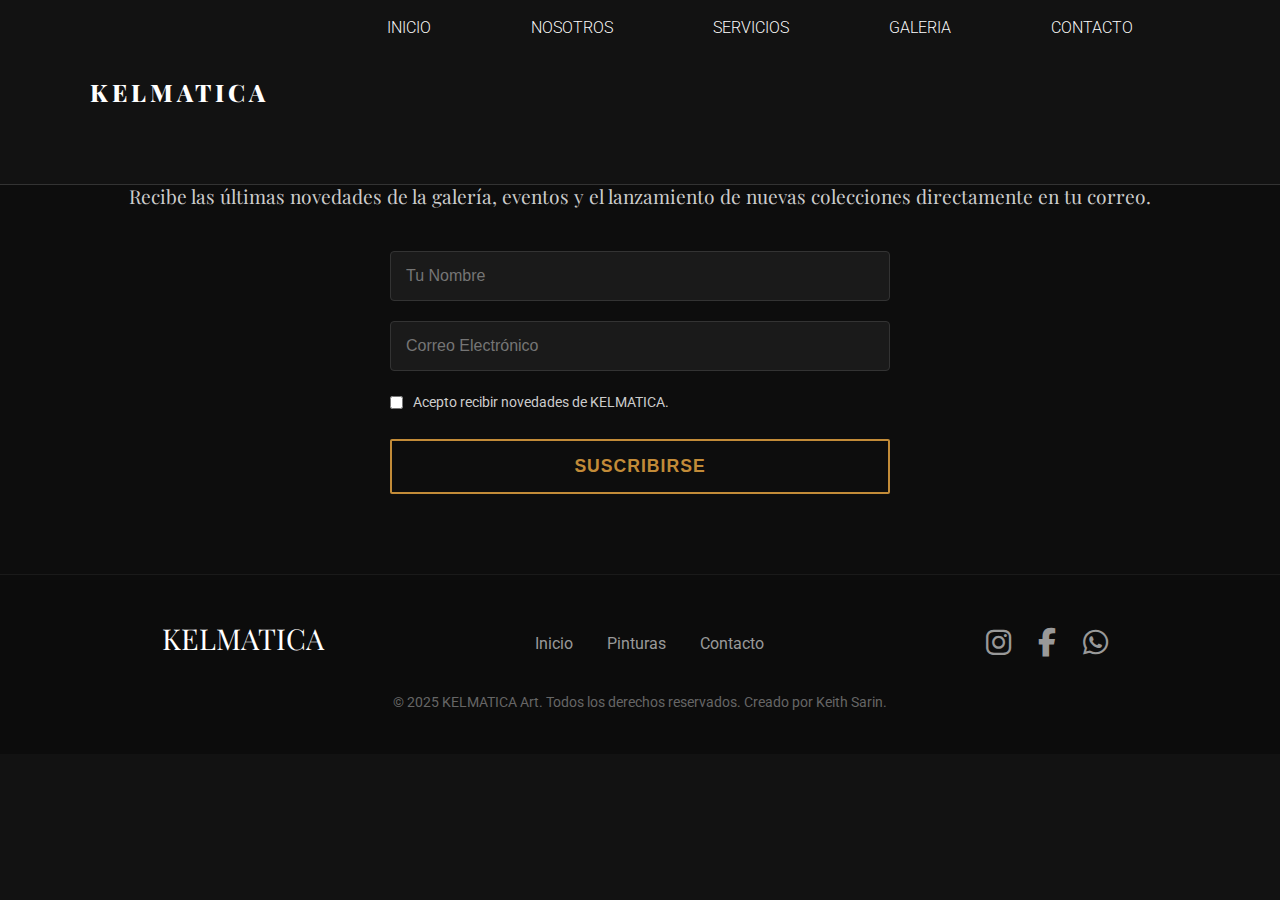
<file: contacto.html>
<!DOCTYPE html>
<html lang="es">
<head>
    <meta charset="UTF-8">
    <meta name="viewport" content="width=device-width, initial-scale=1.0">
    <title>KELMATICA - Contacto</title>
    <link rel="stylesheet" href="css/style.css">
    <link href="https://fonts.googleapis.com/css2?family=Playfair+Display:wght@400;700&family=Roboto:wght@300;400&display=swap" rel="stylesheet">
<link rel="stylesheet" href="https://cdnjs.cloudflare.com/ajax/libs/font-awesome/6.5.1/css/all.min.css">
</head>
<body>

        <header class="main-header">
        <div class="logo">KELMATICA</div>
        <nav>
            <ul> 
                <li><a href="index.html">Inicio</a></li>
                <li><a href="nosotros.html">Nosotros</a></li>
                <li><a href="servicios.html">Servicios</a></li>
                <li><a href="galeria.html">Galeria</a></li>
                <li><a href="contacto.html">Contacto</a></li>
            </ul>
        </nav>
    </header>

    <section id="suscripcion" class="newsletter-section">
        <h2>Únete a la Comunidad KELMATICA</h2>
        <p class="subtitle">Recibe las últimas novedades de la galería, eventos y el lanzamiento de nuevas colecciones directamente en tu correo.</p>
        
        <form class="newsletter-form">
            <div class="input-group">
                <input type="text" placeholder="Tu Nombre" id="nombre-suscripcion" name="nombre-suscripcion" required>
            </div>
            <div class="input-group">
                <input type="email" placeholder="Correo Electrónico" id="email-suscripcion" name="email-suscripcion" required>
            </div>
            <div class="checkbox-group">
                <input type="checkbox" id="acepto-terminos" required>
                <label for="acepto-terminos">Acepto recibir novedades de KELMATICA.</label>
            </div>
            <button type="submit" class="btn-secondary">Suscribirse</button>
        </form>
    </section>
<footer>
        <div class="footer-content">
            <div class="logo">KELMATICA</div>
            
            <div class="footer-links">
                <a href="index.html">Inicio</a>
                <a href="galeria.html">Pinturas</a>
                <a href="contacto.html">Contacto</a>
            </div>
            
            <div class="social-links">
                <a href="https://www.instagram.com/kelma_tica?utm_source=ig_web_button_share_sheet&igsh=ZDNlZDc0MzIxNw==" target="_blank" aria-label="Instagram">
                    <i class="fab fa-instagram"></i>
                </a>
                
                <a href="https://www.facebook.com/#TULINKFACEBOOK#" target="_blank" aria-label="Facebook">
                    <i class="fab fa-facebook-f"></i>
                </a>
                
                <a href="https://wa.me/573117397346" target="_blank" aria-label="WhatsApp">
                    <i class="fab fa-whatsapp"></i>
                </a>
            </div>
        </div>
        <p class="copyright">&copy; 2025 KELMATICA Art. Todos los derechos reservados. Creado por Keith Sarin.</p>
    </footer>
    <script src="js/script.js"></script>
</body>
</html>
</file>
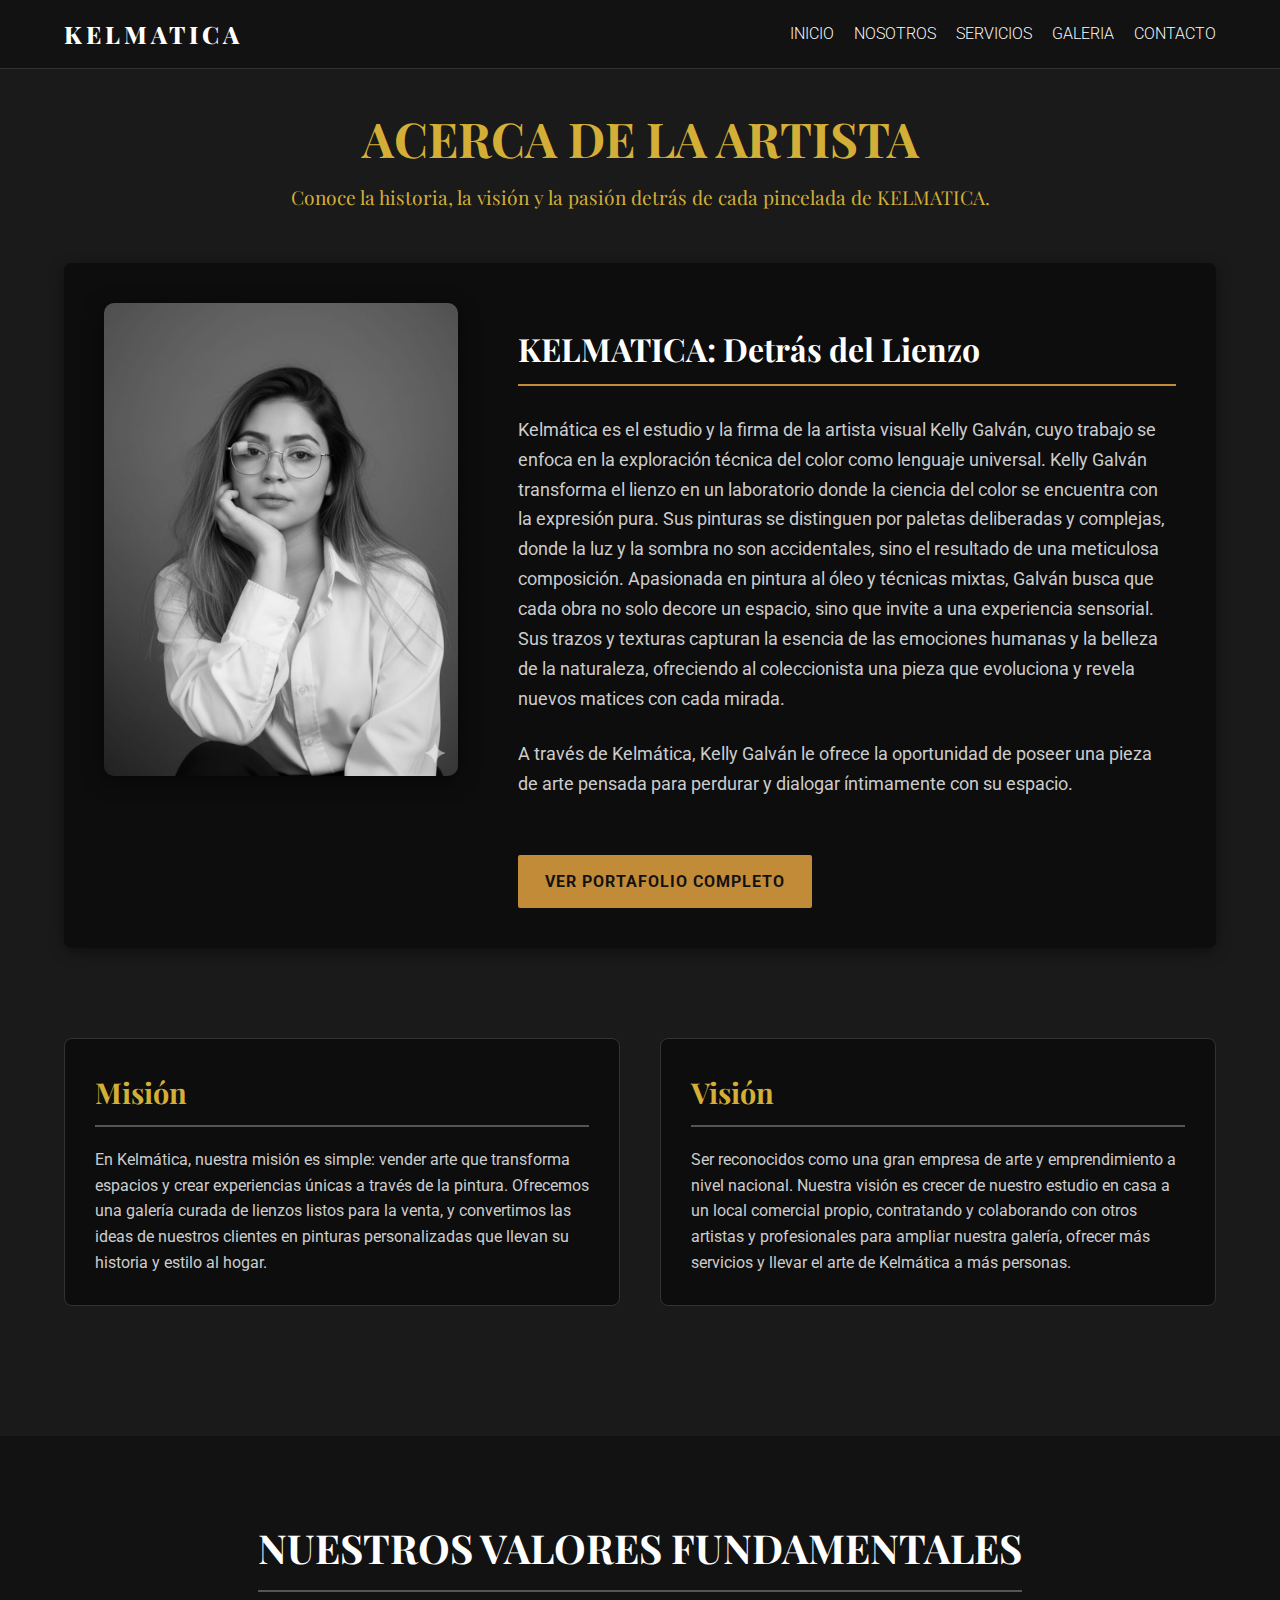
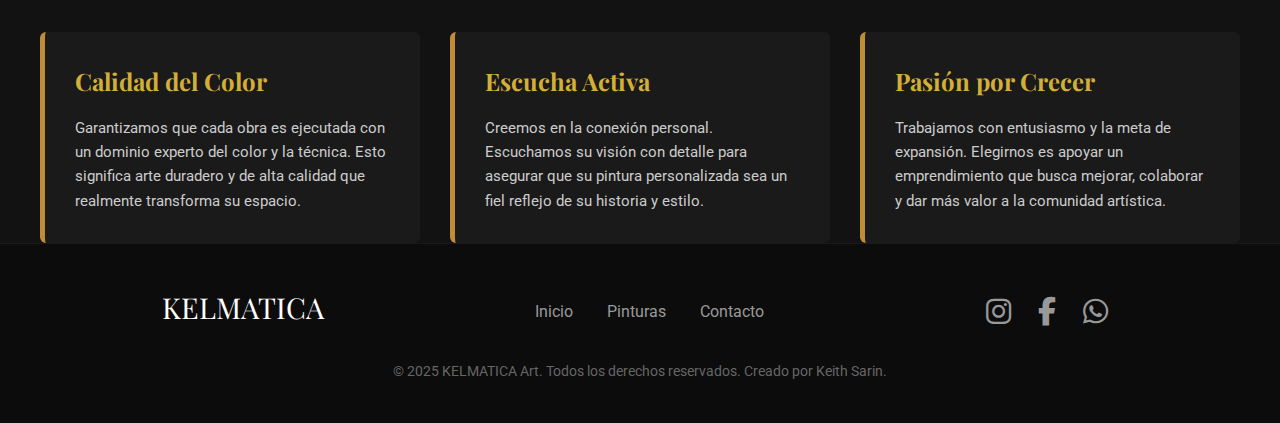
<file: nosotros.html>
<!DOCTYPE html>
<html lang="es">
<head>
    <meta charset="UTF-8">
    <meta name="viewport" content="width=device-width, initial-scale=1.0">
    <title>KELMATICA - Sobre Mí</title>
    <link rel="stylesheet" href="css/style.css">
    <link href="https://fonts.googleapis.com/css2?family=Playfair+Display:wght@400;700&family=Roboto:wght@300;400&display=swap" rel="stylesheet">
<link rel="stylesheet" href="https://cdnjs.cloudflare.com/ajax/libs/font-awesome/6.5.1/css/all.min.css">
</head>
<body>

    <header class="main-header">
        <div class="logo">KELMATICA</div>
        <nav>
            <ul> 
                <li><a href="index.html">Inicio</a></li>
                <li><a href="nosotros.html">Nosotros</a></li>
                <li><a href="servicios.html">Servicios</a></li>
                <li><a href="galeria.html">Galeria</a></li>
                <li><a href="contacto.html">Contacto</a></li>
            </ul>
        </nav>
    </header>

<section id="biografia" class="about-section">
    
    <div class="about-header">
        <h2>ACERCA DE LA ARTISTA</h2>
        <p class="subtitle">Conoce la historia, la visión y la pasión detrás de cada pincelada de KELMATICA.</p>
    </div>
    
    <div class="bio-container">
        
        <div class="artist-image">
            <img src="img/fotokelly.png" alt="Retrato de la artista KELMATICA">
        </div>
        
        <div class="artist-bio">
            
            <h3>KELMATICA: Detrás del Lienzo</h3>
            
            <p>Kelmática es el estudio y la firma de la artista visual Kelly Galván, cuyo trabajo se enfoca en la exploración técnica del color como lenguaje universal.

            Kelly Galván transforma el lienzo en un laboratorio donde la ciencia del color se encuentra con la expresión pura. Sus pinturas se distinguen por paletas deliberadas y complejas, donde la luz y la sombra no son accidentales, sino el resultado de una meticulosa composición.

            Apasionada en pintura al óleo y técnicas mixtas, Galván busca que cada obra no solo decore un espacio, sino que invite a una experiencia sensorial. Sus trazos y texturas capturan la esencia de las emociones humanas y la belleza de la naturaleza, ofreciendo al coleccionista una pieza que evoluciona y revela nuevos matices con cada mirada.
            <p>
            <p>
                A través de Kelmática, Kelly Galván le ofrece la oportunidad de poseer una pieza de arte pensada para perdurar y dialogar íntimamente con su espacio.
            </p>
            
            <a href="galeria.html" class="btn-primary">Ver Portafolio Completo</a>
        </div>
        
    </div>

    <div class="mission-vision-container">
        
        <div class="mv-card">
            <h3>Misión</h3>
            <p>En Kelmática, nuestra misión es simple: vender arte que transforma espacios y crear experiencias únicas a través de la pintura. Ofrecemos una galería curada de lienzos listos para la venta, y convertimos las ideas de nuestros clientes en pinturas personalizadas que llevan su historia y estilo al hogar.</p>
        </div>
        <div class="mv-card">
            <h3>Visión</h3>
            <p>Ser reconocidos como una gran empresa de arte y emprendimiento a nivel nacional. Nuestra visión es crecer de nuestro estudio en casa a un local comercial propio, contratando y colaborando con otros artistas y profesionales para ampliar nuestra galería, ofrecer más servicios y llevar el arte de Kelmática a más personas.</p>
        </div>
    </div>
</section>
</div>

    <div class="values-header">
        <h2>NUESTROS VALORES FUNDAMENTALES</h2>
    </div>
    <div class="values-grid">
        
        <div class="value-card">
            <h3>Calidad del Color</h3>
            <p>Garantizamos que cada obra es ejecutada con un dominio experto del color y la técnica. Esto significa arte duradero y de alta calidad que realmente transforma su espacio.</p>
        </div>
        <div class="value-card">
            <h3>Escucha Activa</h3>
            <p>Creemos en la conexión personal. Escuchamos su visión con detalle para asegurar que su pintura personalizada sea un fiel reflejo de su historia y estilo.</p>
        </div>
        <div class="value-card">
            <h3>Pasión por Crecer</h3>
            <p>Trabajamos con entusiasmo y la meta de expansión. Elegirnos es apoyar un emprendimiento que busca mejorar, colaborar y dar más valor a la comunidad artística.</p>
        </div>
    </div>
</section>
        </div>
    </section>
<footer>
        <div class="footer-content">
            <div class="logo">KELMATICA</div>
            
            <div class="footer-links">
                <a href="index.html">Inicio</a>
                <a href="galeria.html">Pinturas</a>
                <a href="contacto.html">Contacto</a>
            </div>
            
            <div class="social-links">
                <a href="https://www.instagram.com/kelma_tica?utm_source=ig_web_button_share_sheet&igsh=ZDNlZDc0MzIxNw==" target="_blank" aria-label="Instagram">
                    <i class="fab fa-instagram"></i>
                </a>
                
                <a href="https://www.facebook.com/#TULINKFACEBOOK#" target="_blank" aria-label="Facebook">
                    <i class="fab fa-facebook-f"></i>
                </a>
                
                <a href="https://wa.me/573117397346" target="_blank" aria-label="WhatsApp">
                    <i class="fab fa-whatsapp"></i>
                </a>
            </div>
        </div>
        <p class="copyright">&copy; 2025 KELMATICA Art. Todos los derechos reservados. Creado por Keith Sarin.</p>
    </footer>
    <script src="js/script.js"></script>
</body>
</html>
</file>
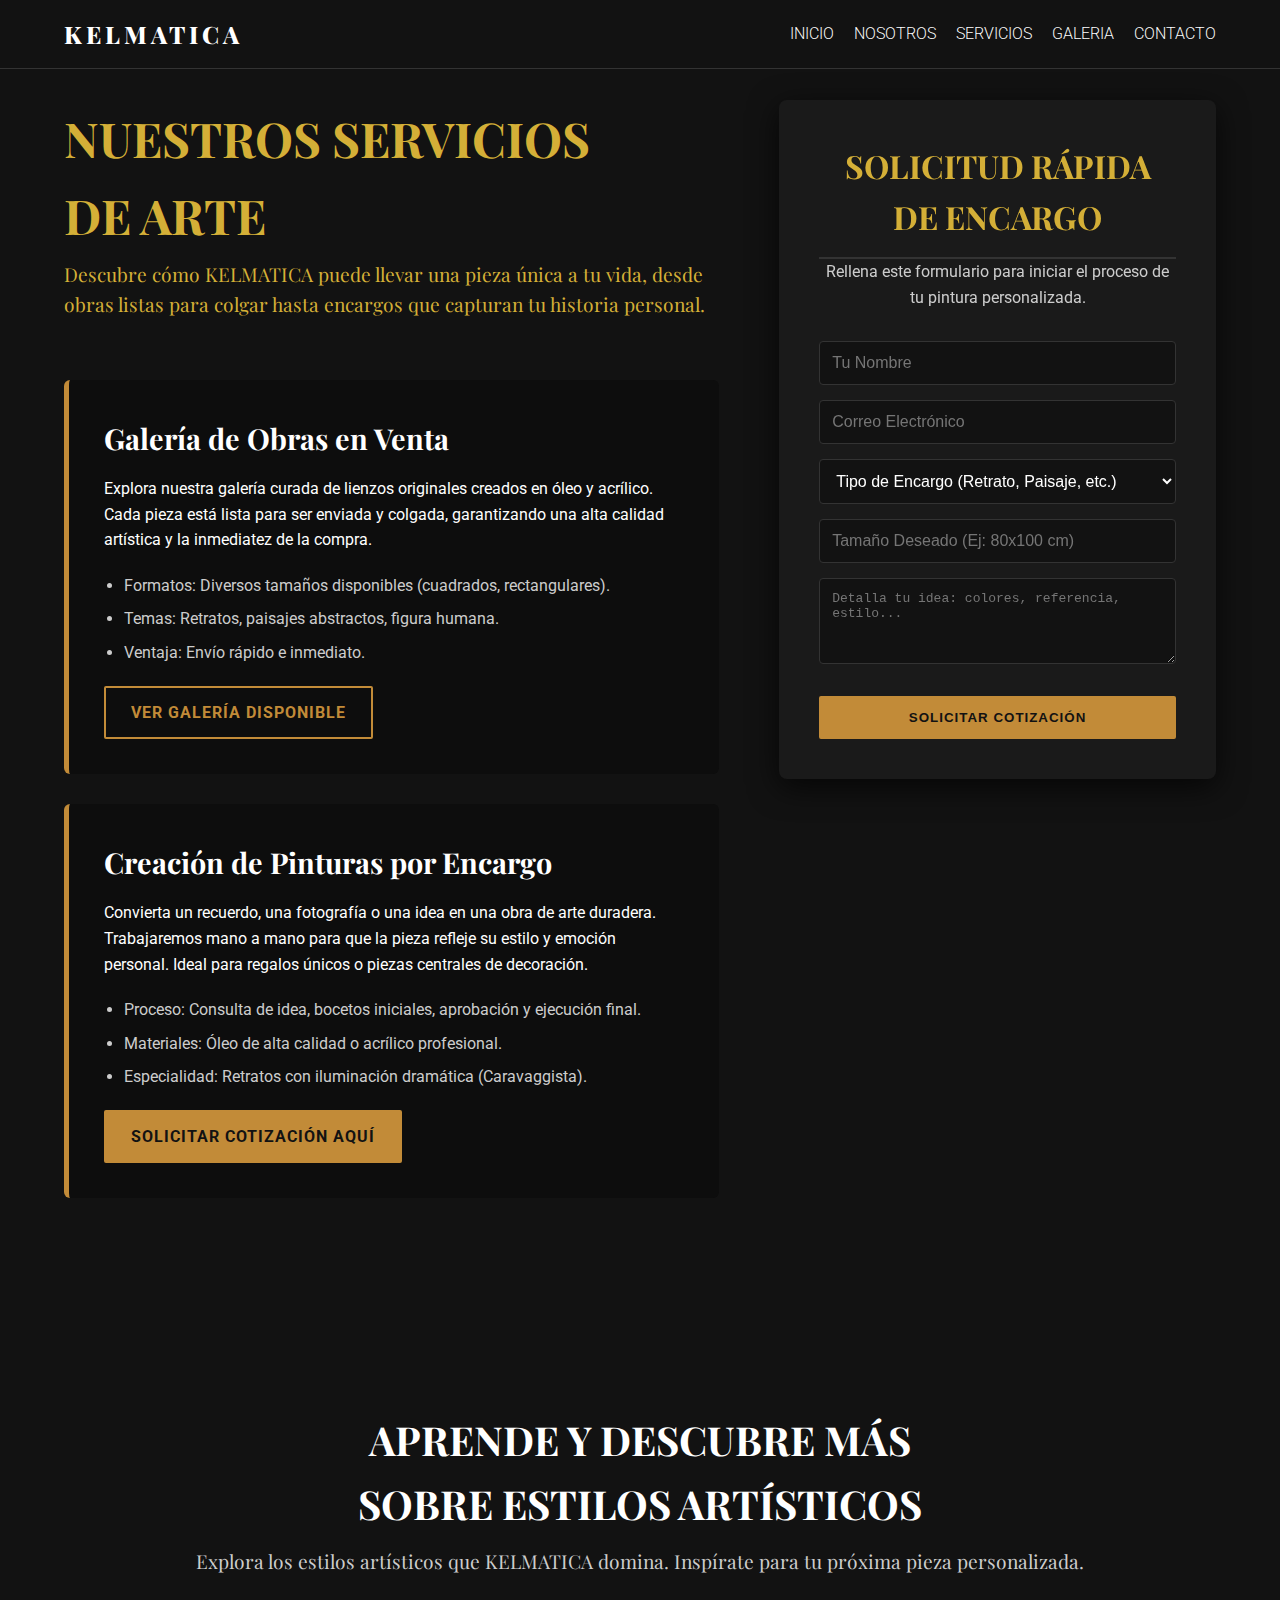
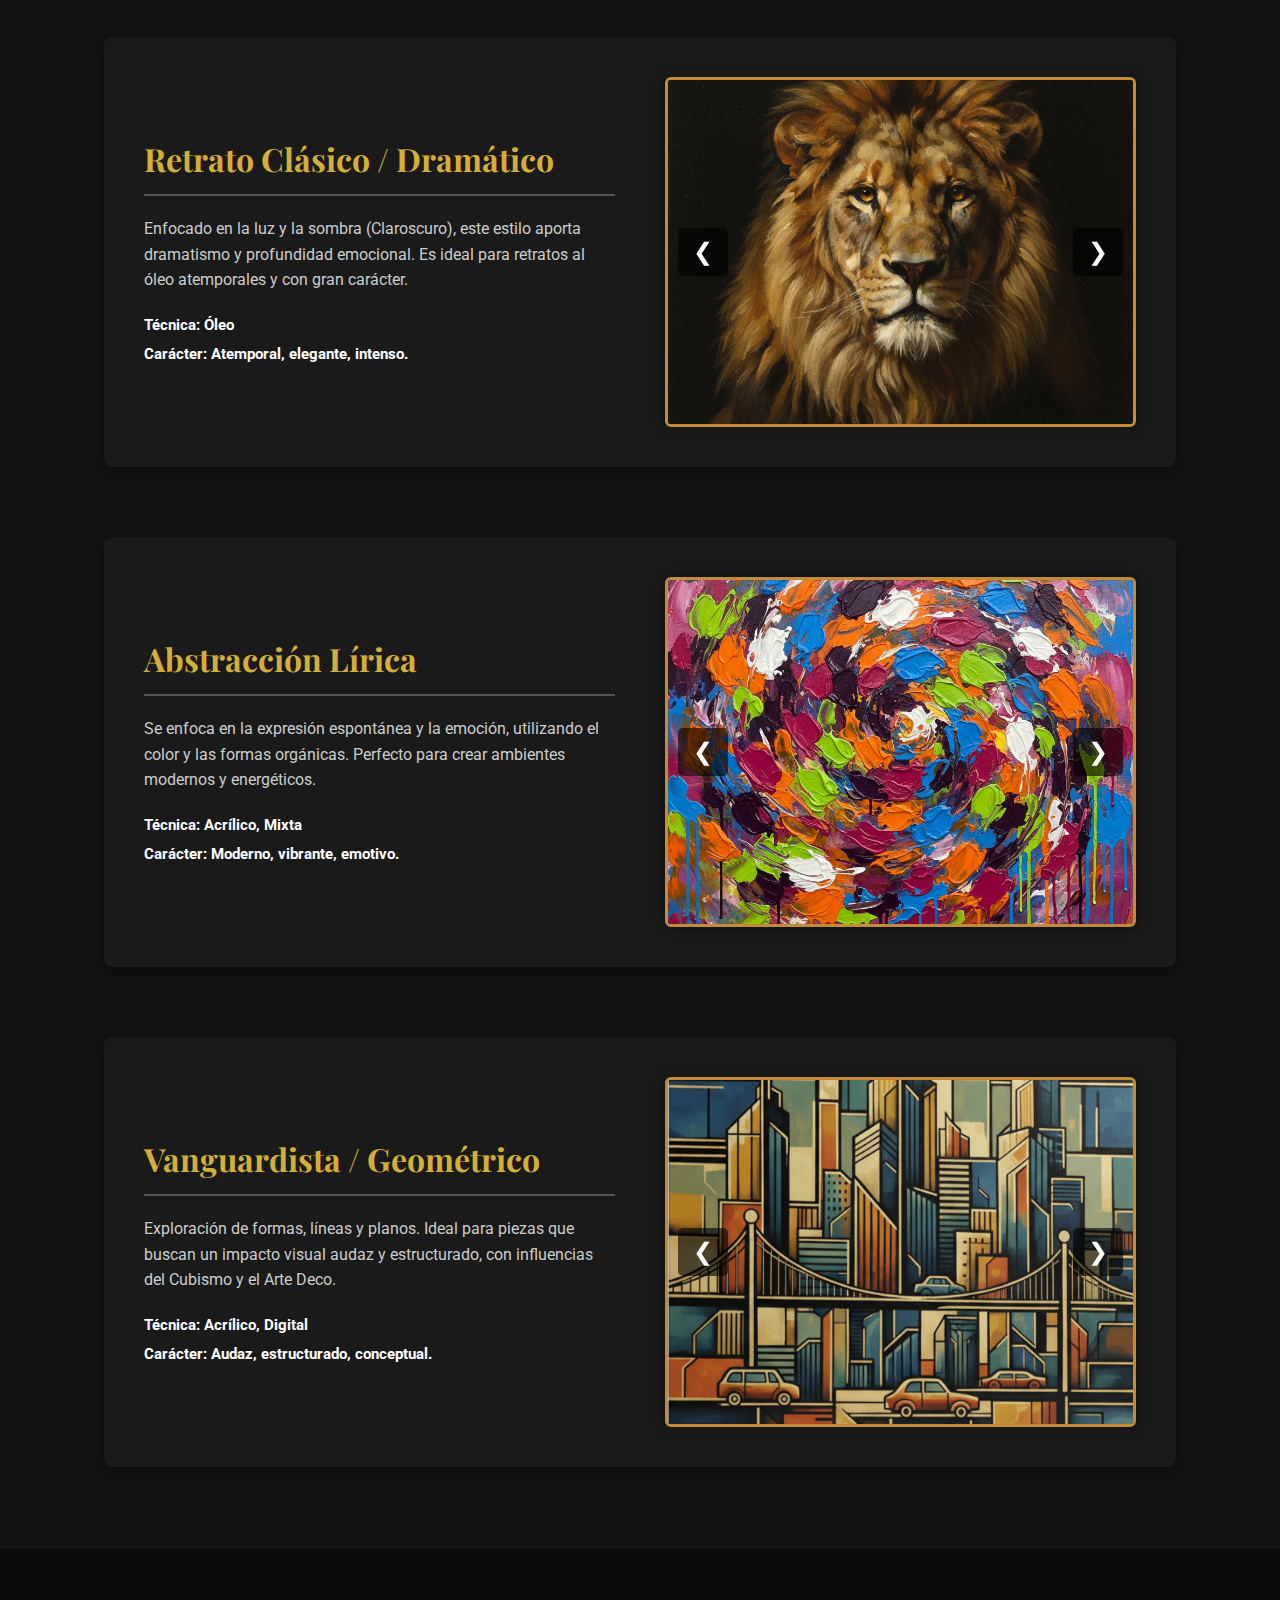
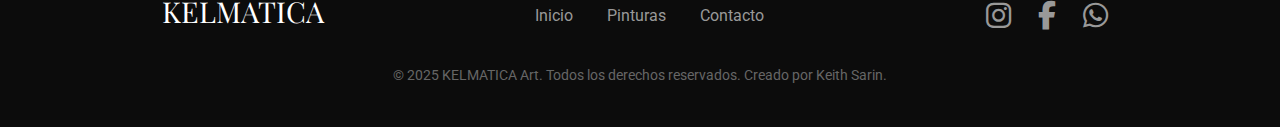
<file: servicios.html>
<!DOCTYPE html>
<html lang="es">
<head>
    <meta charset="UTF-8">
    <meta name="viewport" content="width=device-width, initial-scale=1.0">
    <title>KELMATICA - Servicios de Arte</title>
    <link rel="stylesheet" href="css/style.css">
    <link href="https://fonts.googleapis.com/css2?family=Playfair+Display:wght@400;700&family=Roboto:wght@300;400&display=swap" rel="stylesheet">
<link rel="stylesheet" href="https://cdnjs.cloudflare.com/ajax/libs/font-awesome/6.5.1/css/all.min.css">
</head>
<body>

    <header class="main-header">
        <div class="logo">KELMATICA</div>
        <nav>
            <ul> 
                <li><a href="index.html">Inicio</a></li>
                <li><a href="nosotros.html">Nosotros</a></li>
                <li><a href="servicios.html">Servicios</a></li>
                <li><a href="galeria.html">Galeria</a></li>
                <li><a href="contacto.html">Contacto</a></li>
            </ul>
        </nav>
    </header>

    <section id="servicios" class="services-section">
        
        <div class="services-info">
            <h2>NUESTROS SERVICIOS <br> DE ARTE</h2>
            <p class="subtitle">Descubre cómo KELMATICA puede llevar una pieza única a tu vida, desde obras listas para colgar hasta encargos que capturan tu historia personal.</p>

            <div class="service-card ready-to-buy">
                <div class="icon-header">
                    <h3>Galería de Obras en Venta</h3>
                </div>
                <p>Explora nuestra galería curada de lienzos originales creados en óleo y acrílico. Cada pieza está lista para ser enviada y colgada, garantizando una alta calidad artística y la inmediatez de la compra.</p>
                <ul>
                    <li>Formatos: Diversos tamaños disponibles (cuadrados, rectangulares).</li>
                    <li>Temas: Retratos, paisajes abstractos, figura humana.</li>
                    <li>Ventaja: Envío rápido e inmediato.</li>
                </ul>
                <a href="galeria.html" class="btn-secondary">VER GALERÍA DISPONIBLE</a>
            </div>

            <div class="service-card custom-order">
                <div class="icon-header">
                    <h3>Creación de Pinturas por Encargo</h3>
                </div>
                <p>Convierta un recuerdo, una fotografía o una idea en una obra de arte duradera. Trabajaremos mano a mano para que la pieza refleje su estilo y emoción personal. Ideal para regalos únicos o piezas centrales de decoración.</p>
                <ul>
                    <li>Proceso: Consulta de idea, bocetos iniciales, aprobación y ejecución final.</li>
                    <li>Materiales: Óleo de alta calidad o acrílico profesional.</li>
                    <li>Especialidad: Retratos con iluminación dramática (Caravaggista).</li>
                </ul>
                <a href="#quote-form" class="btn-primary">SOLICITAR COTIZACIÓN AQUÍ</a>
            </div>
            
        </div>

        <div class="quote-area" id="quote-form">
            <div class="quote-form-container">
                <h3>SOLICITUD RÁPIDA <br> DE ENCARGO</h3>
                <p>Rellena este formulario para iniciar el proceso de tu pintura personalizada.</p>
                <form>
                    <input type="text" placeholder="Tu Nombre" required>
                    <input type="email" placeholder="Correo Electrónico" required>
                    <select required>
                        <option value="" disabled selected>Tipo de Encargo (Retrato, Paisaje, etc.)</option>
                        <option value="Retrato">Retrato al Óleo</option>
                        <option value="Abstracto">Abstracción Lírica</option>
                        <option value="Paisaje">Paisaje o Naturaleza</option>
                        <option value="Otro">Otro (Especificar en mensaje)</option>
                    </select>
                    <input type="text" placeholder="Tamaño Deseado (Ej: 80x100 cm)">
                    <textarea placeholder="Detalla tu idea: colores, referencia, estilo..." rows="4" required></textarea>
                    <button type="submit" class="btn-primary">SOLICITAR COTIZACIÓN</button>
                </form>
            </div>
        </div>
        
    </section>
        </div>
<section id="estilos-arte" class="art-styles-section">
    <h2>APRENDE Y DESCUBRE MÁS <br> SOBRE ESTILOS ARTÍSTICOS</h2>
    <p class="subtitle">Explora los estilos artísticos que KELMATICA domina. Inspírate para tu próxima pieza personalizada.</p>

    <div class="styles-grid">

        <div class="style-item">
            <div class="style-info">
                <h3>Retrato Clásico / Dramático</h3>
                <p>Enfocado en la luz y la sombra (Claroscuro), este estilo aporta dramatismo y profundidad emocional. Es ideal para retratos al óleo atemporales y con gran carácter.</p>
                <ul>
                    <li>Técnica: Óleo</li>
                    <li>Carácter: Atemporal, elegante, intenso.</li>
                </ul>
            </div>
            <div class="style-slider" data-slider-id="1">
                <div class="style-slides">
                    <img src="img/relato clasico 1.png" alt="Retrato Clásico 1">
                    <img src="img/relato clasico 2.png" alt="Retrato Clásico 2">
                    <img src="img/relato clasico 3.png" alt="Retrato Clásico 3">
                </div>
                <button class="slider-btn prev-btn">❮</button>
                <button class="slider-btn next-btn">❯</button>
            </div>
        </div>

        <div class="style-item">
            <div class="style-slider" data-slider-id="2">
                <div class="style-slides">
                    <img src="img/Abstracción Lírica 1.png" alt="Abstracción Lírica 1">
                    <img src="img/Abstracción Lírica 2.png" alt="Abstracción Lírica 2">
                    <img src="img/Abstracción Lírica 3.png" alt="Abstracción Lírica 3">
                </div>
                <button class="slider-btn prev-btn">❮</button>
                <button class="slider-btn next-btn">❯</button>
            </div>
            <div class="style-info">
                <h3>Abstracción Lírica</h3>
                <p>Se enfoca en la expresión espontánea y la emoción, utilizando el color y las formas orgánicas. Perfecto para crear ambientes modernos y energéticos.</p>
                <ul>
                    <li>Técnica: Acrílico, Mixta</li>
                    <li>Carácter: Moderno, vibrante, emotivo.</li>
                </ul>
            </div>
        </div>

        <div class="style-item">
            <div class="style-info">
                <h3>Vanguardista / Geométrico</h3>
                <p>Exploración de formas, líneas y planos. Ideal para piezas que buscan un impacto visual audaz y estructurado, con influencias del Cubismo y el Arte Deco.</p>
                <ul>
                    <li>Técnica: Acrílico, Digital</li>
                    <li>Carácter: Audaz, estructurado, conceptual.</li>
                </ul>
            </div>
            <div class="style-slider" data-slider-id="3">
                <div class="style-slides">
                    <img src="img/Arte Vanguardista 1.png" alt="Arte Vanguardista 1">
                    <img src="img/Arte Vanguardista 2.png" alt="Arte Vanguardista 2">
                    <img src="img/Arte Vanguardista 3.png" alt="Arte Vanguardista 3">
                </div>
                <button class="slider-btn prev-btn">❮</button>
                <button class="slider-btn next-btn">❯</button>
            </div>
        </div>
        
    </div>
</section>
<footer>
        <div class="footer-content">
            <div class="logo">KELMATICA</div>
            
            <div class="footer-links">
                <a href="index.html">Inicio</a>
                <a href="galeria.html">Pinturas</a>
                <a href="contacto.html">Contacto</a>
            </div>
            
            <div class="social-links">
                <a href="https://www.instagram.com/kelma_tica?utm_source=ig_web_button_share_sheet&igsh=ZDNlZDc0MzIxNw==" target="_blank" aria-label="Instagram">
                    <i class="fab fa-instagram"></i>
                </a>
                
                <a href="https://www.facebook.com/#TULINKFACEBOOK#" target="_blank" aria-label="Facebook">
                    <i class="fab fa-facebook-f"></i>
                </a>
                
                <a href="https://wa.me/573117397346" target="_blank" aria-label="WhatsApp">
                    <i class="fab fa-whatsapp"></i>
                </a>
            </div>
        </div>
        <p class="copyright">&copy; 2025 KELMATICA Art. Todos los derechos reservados. Creado por Keith Sarin.</p>
    </footer>
    <script src="js/script.js"></script>
</body>
</html>
</file>
<file: css/style.css>
/* ------------------------------------- */
/* --- 0. CSS GLOBAL RESET --- */
/* ------------------------------------- */
* {
    margin: 0;
    padding: 0;
    box-sizing: border-box; /* Asegura que padding y border se incluyan dentro del ancho y alto del elemento */
}

/* El elemento body es el contenedor principal, debemos asegurarnos de que no tenga margen */
body {
    margin: 0; 
    padding: 0;
    background-color: #000; /* Fondo global negro por si alguna sección no cubre el 100% */
}

/* PALETA DE COLORES */
body {
    margin: 0;
    padding: 0;
    font-family: 'Roboto', sans-serif;
    background-color: #121212;
    color: #ffffff;
    line-height: 1.6;
}
h1, h2, h3 {
    font-family: 'Playfair Display', serif;
    font-weight: 700;
}
a {
    text-decoration: none;
    color: #ffffff;
    transition: color 0.3s;
}
ul {
    list-style: none;
    padding: 0;
    margin: 0;
}
section {
    padding: 80px 5%;
    max-width: 1400px;
    margin: 0 auto;
}
.subtitle {
    font-family: 'Playfair Display', serif;
    color: #D4AF37;
    font-size: 1.2em;
    margin-bottom: 40px;
    display: block;
    text-align: center;
}

/* --- BOTONES (GENERAL) --- */
.btn-primary, .btn-secondary {
    padding: 12px 25px;
    border: 2px solid #C28B38;
    text-transform: uppercase;
    font-weight: bold;
    border-radius: 2px;
    display: inline-block;
    letter-spacing: 1px;
    cursor: pointer;
    transition: all 0.3s ease;
    text-align: center;
}
.btn-primary {
    background-color: #C28B38;
    color: #121212;
}
.btn-primary:hover {
    background-color: #D4AF37;
    border-color: #D4AF37;
    color: #000;
}
.btn-secondary {
    background-color: transparent;
    color: #C28B38;
}
.btn-secondary:hover {
    background-color: #C28B38;
    color: #ffffff;
}

/* --- 1. BARRA DE NAVEGACIÓN (AJUSTES FINALES) --- */
.main-header {
    background-color: #121212;
    border-bottom: 1px solid #333;
    padding: 15px 5%; 
    display: flex;
    justify-content: space-between; /* CRÍTICO: Esto separa el logo del nav */
    align-items: center; /* CRÍTICO: Centra verticalmente logo y nav */
    
    position: fixed; /* Asegurémonos de que sea fixed para el padding-top */
    top: 0;
    width: 100%;
    z-index: 1000;
    background-color: #121212; 
}
.main-header .logo {
    font-family: 'Playfair Display', serif;
    font-size: 1.5em; 
    font-weight: 800; 
    letter-spacing: 4px; 
    color: #ffffff;
}

.main-header nav {
    flex-grow: 1; /* CRÍTICO: Permite que el NAV ocupe todo el espacio disponible */
    display: flex; /* CRÍTICO: Convierte el NAV en un contenedor flex para su UL */
    justify-content: flex-end; /* CRÍTICO: Empuja el UL a la derecha dentro del NAV */
    /* Elimina margin-top: 0; y align-self: flex-end; de aquí si existen */
    /* margin-top: 0; */ 
    /* align-self: flex-end; */ 
}

.main-header nav ul {
    display: flex; 
    gap: 20px; 
    white-space: nowrap; 
    /* Elimina cualquier margin-left: auto; o similares si los tienes aquí */
}
.main-header nav a {
    font-family: 'Roboto', sans-serif;
    font-weight: 280; 
    text-transform: uppercase; 
    font-size: 1em;
}
.main-header nav a:hover {
    color: #C28B38;
}

.slide-content {
    position: absolute; /* Esto es correcto para centrar el texto sobre la imagen */
    top: 50%;
    left: 50%;
    transform: translate(-50%, -50%); /* CRÍTICO: Centra el elemento exactamente en el medio */
    text-align: center;
    max-width: 80%;
}

.slide-content h1 {
    margin-bottom: 20px; /* Espacio entre el título y el botón */
}
/* --- 2. SECCIÓN HERO (SLIDER) --- */
.hero-section {
    position: relative;
    height: 70vh;
    padding: 0;
    display: block; 
    overflow: hidden;
    padding-top: 80px; /* **Calculo:** El header mide cerca de 70px. Usamos 80px para seguridad. */
    padding-bottom: 0;
    min-height: 600px; 
}
.slides-container {
    display: flex; 
    width: 300%; 
    height: 100%;
    transition: transform 1s ease-in-out; 
}
.slide {
    min-width: 33.33%; 
    height: 100%;
    flex-shrink: 0;
    position: relative;
}
.slide img {
    width: 100%;
    height: 100%;
    object-fit: cover;
    display: block;
    opacity: 0.8; 
}

.hero-content {
    position: absolute; 
    top: 50%;
    left: 50%;
    transform: translate(-50%, -50%); /* Centra los títulos y el botón juntos */
    z-index: 20; 
    /* ... otros estilos ... */
    
    display: flex; 
    flex-direction: column;
    justify-content: center; 
    align-items: center; /* CRÍTICO: Centra el texto Y EL BOTÓN en la columna */
    height: auto; 
    min-height: auto; 
    width: 90%; 
}
.hero-content h2 {
    font-size: 1.2em;
    color: #D4AF37;
    text-transform: uppercase;
    margin-bottom: 5px;
}
.hero-content h1 {
    font-size: 3em;
    margin-top: 0;
    margin-bottom: 10px; 
    letter-spacing: 3px;
}
.action-point {
    position: static; /* Hacemos que fluya normalmente después del H1 */
    margin-top: 20px; /* Agregamos espacio entre el H1 y el botón */
    bottom: auto; 
    left: auto; 
    transform: none; 
}
.action-point .btn-primary {
    font-size: 1em; 
    padding: 10px 20px; 
    background-color: #D4AF37; 
    color: #121212;
}
.prev-slide, .next-slide {
    position: absolute;
    top: 50%;
    transform: translateY(-50%);
    background-color: rgba(0, 0, 0, 0.4);
    color: white;
    border: none;
    padding: 10px 18px;
    font-size: 2em;
    cursor: pointer;
    z-index: 25; 
    transition: background-color 0.3s;
}
.prev-slide:hover, .next-slide:hover {
    background-color: rgba(0, 0, 0, 0.7);
}
.prev-slide { left: 10px; } 
.next-slide { right: 10px; } 

/* ------------------------------------- */
/* --- 11. SECCIÓN DE OBRAS DESTACADAS --- */
/* ------------------------------------- */
.featured-section {
    padding: 80px 5%;
    max-width: 1200px;
    margin: 0 auto;
    text-align: center;
}
.featured-section h2 {
    font-size: 2.5em;
    color: #ffffff;
    margin-bottom: 10px;
}
.featured-section .subtitle {
    margin-bottom: 50px;
    color: #ccc;
}
.featured-grid {
    display: grid;
    grid-template-columns: repeat(3, 1fr);
    gap: 30px;
    margin-bottom: 40px;
}
/* --- Ajuste a las Tarjetas Destacadas --- */
.featured-card {
    background-color: #0c0c0c; /* Color de fondo muy oscuro para que camufle el espacio */
    border-radius: 4px;
    /* Quita cualquier sombra o borde que pueda crear un marco */
    box-shadow: none; 
    overflow: hidden;
    text-align: center;
    padding-bottom: 20px;
    transition: transform 0.3s ease, box-shadow 0.3s ease; /* Añadimos la transición */
}


/* --- Ajuste a la Imagen dentro de la Tarjeta --- */
.featured-card img {
    width: 100%;
    height: 280px; 
    object-fit: contain; 
    display: block;
    /* ¡CAMBIO CRÍTICO! Usar el color del contenedor */
    background-color: #0c0c0c; 
    padding: 10px; /* Añade un pequeño padding para dar aire a la obra si toca el borde */
}
.featured-card:hover {
    transform: translateY(-5px);
    box-shadow: 0 0 20px rgba(212, 175, 55, 0.5); /* Sombra dorada más suave que en la galería principal */
}

/* Para las obras destacadas en index.html */
.featured-card img {
width: 100%;
    height: 280px; 
    object-fit: contain; 
    display: block;
    background-color: #0c0c0c; /* ¡Asegúrate de que este color coincida con el background-color de .featured-card! */
    padding: 10px; 
}

.card-info {
    padding: 15px;
    text-align: left;
}
.card-info h3 {
    color: #D4AF37;
    font-size: 1.3em;
    margin-bottom: 5px;
}
.card-info p {
    color: #ccc;
    font-size: 0.9em;
}
.featured-btn {
    display: inline-block; /* Esto lo hace inline-block, pero text-align en el padre no funciona si está en un grid o flex */
    margin-top: 20px;
}

/* ------------------------------------- */
/* --- 17. SECCIÓN MINI BIOGRAFÍA (Home) --- */
/* ------------------------------------- */
.artist-bio-section {
    display: flex; /* Para poner el texto y la imagen en columnas */
    align-items: center;
    gap: 50px;
    padding: 80px 5%;
    max-width: 1200px;
    margin: 0 auto;
    background-color: #121212; /* Un color de fondo para destacarla */
}
.bio-content {
    width: 50%;
    text-align: left;
}
.bio-content h2 {
    font-size: 2.5em;
    color: #D4AF37; /* Título en dorado */
    margin-bottom: 20px;
    border-bottom: 2px solid #333;
    padding-bottom: 10px;
}
.bio-content p {
    color: #ccc;
    font-size: 1.1em;
    line-height: 1.7;
    margin-bottom: 20px;
}
.bio-image-container {
    width: 50%;
}
.artist-photo {
    width: 100%;
    height: 400px; /* Altura fija para mantener el diseño */
    object-fit: cover; /* Asegura que la imagen cubra el espacio sin distorsionarse */
    border-radius: 8px;
    box-shadow: 0 5px 20px rgba(0, 0, 0, 0.6);
    border: 3px solid #D4AF37; /* Marco dorado elegante */
}
/* Reversa el orden en pantallas más pequeñas (opcional, pero buena práctica de responsive) */
@media (max-width: 768px) {
    .artist-bio-section {
        flex-direction: column;
        gap: 30px;
    }
    .bio-content, .bio-image-container {
        width: 100%;
    }
}

/* ------------------------------------- */
/* --- 12. SECCIÓN LLAMADA A LA ACCIÓN (CTA) --- */
/* ------------------------------------- */
.cta-section {
    background-color: #121212; /* Fondo sutilmente diferente */
    padding: 100px 5%;
    text-align: center;
    border-top: 1px solid #333;
}
.cta-content {
    max-width: 800px;
    margin: 0 auto;
}
.cta-content h2 {
    font-family: 'Playfair Display', serif;
    font-size: 3em;
    color: #D4AF37;
    margin-bottom: 15px;
}
.cta-content p {
    font-size: 1.2em;
    color: #ccc;
    margin-bottom: 40px;
}
.cta-buttons a {
    margin: 0 15px;
}

/* ------------------------------------- */
/* --- 13. SECCIÓN DEL MAPA DE UBICACIÓN --- */
/* ------------------------------------- */
.map-section {
    padding: 60px 5%;
    max-width: 1400px;
    margin: 0 auto;
    text-align: center;
    background-color: #0d0d0d; /* Fondo ligeramente más oscuro para destacarlo */
}
.map-section h2 {
    font-size: 2.2em;
    color: #ffffff;
    margin-bottom: 10px;
}
.map-section .subtitle {
    margin-bottom: 30px;
    color: #ccc;
}
.map-container {
    overflow: hidden; /* Importante para limpiar bordes del iframe */
    border-radius: 8px;
    box-shadow: 0 4px 15px rgba(0, 0, 0, 0.5);
    border: 3px solid #D4AF37; /* Borde dorado alrededor del mapa */
}
.map-container iframe {
    display: block;
}

/* ------------------------------------- */
/* --- 14. SECCIÓN PREGUNTAS FRECUENTES (FAQ) --- */
/* ------------------------------------- */
.faq-section {
    padding: 80px 5%;
    max-width: 1000px;
    margin: 0 auto;
    text-align: center;
}
.faq-section h2 {
    font-size: 2.8em;
    color: #ffffff;
    margin-bottom: 10px;
}
.faq-section .subtitle {
    margin-bottom: 40px;
    color: #ccc;
}
.faq-container {
    text-align: left;
}
.faq-item {
    border: 1px solid #333;
    margin-bottom: 15px;
    border-radius: 4px;
    overflow: hidden; /* Oculta la respuesta inicialmente */
    background-color: #1a1a1a;
    transition: background-color 0.3s;
}
.faq-item:hover {
    background-color: #222;
}
.faq-question {
    padding: 18px 25px;
    color: #D4AF37;
    font-size: 1.4em;
    font-weight: 700;
    cursor: pointer;
    margin: 0;
    position: relative;
    /* Añadir un ícono de flecha/plus aquí */
}
.faq-answer {
    padding: 0 25px;
    max-height: 0; /* Clave: Ocultar respuesta */
    opacity: 0;
    overflow: hidden;
    transition: max-height 0.4s ease-in-out, opacity 0.3s;
}
.faq-answer p {
    color: #ccc;
    padding-bottom: 18px;
    margin: 0;
    line-height: 1.6;
}

/* ESTILO ACTIVO (Para mostrar la respuesta, se implementa con JS) */
/* .faq-item.active .faq-answer {
    max-height: 200px; 
    opacity: 1;
    padding-top: 10px;
} */

/* --- 3. SECCIÓN GALERÍA DE PINTURAS (Destacada) --- */
.art-gallery {
    background-color: #0d0d0d; 
    padding: 100px 5%; 
}
/* Estilos para el contenedor de la cuadrícula */
.gallery-container {
    display: grid;
    /* Define 3 columnas de igual ancho con espacio (gap) entre ellas */
    grid-template-columns: repeat(3, 1fr); 
    gap: 30px; /* Espacio entre las tarjetas */
    margin-top: 40px;
}

/* --- 3. SECCIÓN GALERÍA DE PINTURAS (Cuadrícula Principal) --- */
.art-gallery-grid {
    padding: 60px 5%;
    max-width: 1200px; /* Ancho máximo de la cuadrícula */
    margin: 0 auto;
    text-align: center; /* Centra los títulos h2 y p.subtitle */
}
.art-gallery-grid h2 {
    color: #fff;
    font-size: 2.5em;
    margin-bottom: 10px;
}
.art-gallery-grid .subtitle {
    color: #ccc;
    font-size: 1.1em;
    margin-bottom: 40px;
}

/* Estilos para el contenedor de la cuadrícula */
.gallery-container {
    display: grid;
    grid-template-columns: repeat(3, 1fr); /* 3 columnas de igual ancho */
    gap: 30px; /* Espacio entre las tarjetas */
    margin-top: 40px;
}

/* Estilos para las tarjetas individuales de la galería */
.art-card {
    background-color: #0c0c0c;
    border-radius: 4px;
    overflow: hidden;
    text-align: center;
    padding-bottom: 20px; /* Espacio debajo del texto */
    display: block; /* Asegura que el enlace ocupe todo el espacio */
    transition: transform 0.3s ease, box-shadow 0.3s ease; /* Transición para hover */
}

.art-card img {
    width: 100%;
    height: 350px; /* Altura fija */
    object-fit: contain; /* Para que la imagen se vea completa sin recortar */
    display: block;
    background-color: #0c0c0c; /* Color de fondo para los espacios vacíos en la imagen */
    padding: 10px; /* Pequeño padding interno para dar aire a la obra */
}

/* EFECTO DE RESPLANDOR AL PASAR EL CURSOR (HOVER) */
.art-card:hover {
    transform: translateY(-5px); /* Efecto de levantamiento sutil */
    box-shadow: 0 0 25px rgba(212, 175, 55, 0.7); /* Sombra dorada brillante */
}

.art-card .card-info {
    padding: 15px;
    text-align: left;
}
.art-card .card-info h3 {
    color: #D4AF37;
    font-size: 1.3em;
    margin-bottom: 5px;
    text-align: left; /* Alinea el título de la obra a la izquierda */
}
.art-card .card-info p {
    color: #ccc;
    font-size: 0.9em;
    text-align: left; /* Alinea la descripción a la izquierda */
}

/* Media Queries para Responsive (ya los teníamos, solo aseguramos que estén bien) */
@media (max-width: 900px) {
    .gallery-container {
        grid-template-columns: repeat(2, 1fr); /* 2 columnas en tablets */
    }
}
@media (max-width: 600px) {
    .gallery-container {
        grid-template-columns: 1fr; /* 1 columna en móviles */
    }
    .gallery-hero h1 {
        font-size: 2.5em; /* Ajustar tamaño de título en móvil */
    }
}

/* --- HERO DE GALERÍA (galeria.html) --- */
.gallery-hero {
    background-color: #111;
    /* Reducimos el padding general del contenedor */
    padding: 100px 5% 40px; 
    text-align: center;
}

.gallery-hero .hero-content {
    /* Mantenemos estas propiedades: no posicionamiento absoluto */
    position: static; 
    transform: none;
    margin: 0 auto; 
}

.gallery-hero h2 {
    /* PINTURAS AL ÓLEO Y ACRÍLICOS */
    font-size: 1.2em;
    margin-bottom: 5px; /* Pequeña separación del título principal */
}

.gallery-hero h1 {
    /* GALERÍA DE OBRAS DE ARTE */
    font-size: 4em;
    margin-top: 0; 
    margin-bottom: 20px; /* Aseguramos una separación clara de lo que venga DESPUÉS */
    line-height: 1.1; /* Aseguramos que la altura de línea sea ajustada para evitar grandes espacios internos */
}
/* ------------------------------------------------------------- */


/* --- SECCIÓN DE LA CUADRÍCULA (art-gallery-grid) --- */
.art-gallery-grid {
    /* El espacio entre el Hero y el título EXPLORA debe ser controlado aquí */
    padding: 60px 5%; /* Aumentamos el padding-top de nuevo para dar espacio seguro */
    max-width: 1200px;
    margin: 0 auto;
    text-align: center; 
}

.art-gallery-grid h2 {
    /* EXPLORA LAS OBRAS DISPONIBLES */
    font-size: 2.5em;
    margin-top: 0; /* Aseguramos que el H2 no añada margen adicional arriba */
    margin-bottom: 10px; 
}
/* ------------------------------------------------------------- */

.featured-art {
    width: 45%; 
    border: none;
    box-shadow: 0 10px 40px rgba(0, 0, 0, 0.7); 
    transition: transform 0.3s ease-in-out;
}
.featured-art:hover {
    transform: scale(1.02); 
}
.featured-art img {
    width: 100%;
    display: block;
    border: 8px solid #333; 
}
.gallery-description {
    width: 55%; 
    padding-top: 20px; 
}
.gallery-description h2 {
    font-size: 2.8em; 
    color: #D4AF37;
    margin-bottom: 25px;
    border-bottom: 2px solid #555;
    padding-bottom: 15px;
}
.gallery-description p {
    margin-bottom: 25px;
    font-size: 1.1em;
    color: #ccc; 
    line-height: 1.7; 
}
.available-art {
    display: flex;
    align-items: center;
    background-color: #1a1a1a;
    padding: 40px;
    gap: 60px; 
    border-radius: 4px;
    border: 1px solid #333; 
    transition: box-shadow 0.3s;
}
.available-art:hover {
    box-shadow: 0 0 20px rgba(194, 139, 56, 0.3);
}
.art-preview {
    width: 60%;
    align-self: flex-start;
}
.art-preview h3 {
    font-size: 2em; 
    margin-top: 0;
    color: #C28B38; 
}
.art-preview .instagram {
    color: #888;
    font-size: 0.9em;
    margin-top: -10px;
    margin-bottom: 20px;
}
.art-preview .price {
    font-size: 1.8em; 
    font-weight: bold;
    color: #D4AF37;
    margin: 25px 0; 
}
.art-image-small {
    width: 40%;
    border: 5px solid #222; 
}
.art-image-small img {
    width: 100%;
    height: 100%;
    object-fit: cover;
    display: block;
}

/* --- 4. SECCIÓN ESTILOS DE PINTURAS --- */
.styles-section {
    background-color: #121212;
    text-align: center;
}
.styles-section h2 {
    font-size: 2.5em;
    text-transform: uppercase;
}
.style-grid {
    display: grid;
    grid-template-columns: repeat(auto-fit, minmax(300px, 1fr));
    gap: 30px;
    margin-top: 40px;
}
.style-card {
    background-color: #1a1a1a;
    padding: 30px;
    border: 1px solid #333;
    border-left: 5px solid #C28B38; 
    text-align: left;
    transition: transform 0.3s;
}
.style-card:hover {
    transform: translateY(-5px);
    border-color: #D4AF37;
}
.style-card h3 {
    color: #D4AF37;
    margin-top: 0;
}

/* ----------------------------------------------- */
/* --- 5. SECCIÓN SOBRE MÍ Y CONTACTO (OBSOLETO EN MULTIPAGINA) --- */
/* ----------------------------------------------- */
/* ESTOS ESTILOS PUEDEN ELIMINARSE SI YA NO SE USA about-contact-section */
.about-contact-section {
    display: flex;
    gap: 80px;
    padding: 100px 5%;
    background-color: #0d0d0d;
}
.about-info, .contact-form-area {
    width: 50%;
}

/* --- 7. SECCIÓN BIOGRAFÍA (NOSOTROS) - DISEÑO 2 COLUMNAS --- */
.about-section {
    background-color: #1a1a1a; 
    padding: 100px 5%;
    text-align: center;
}
.about-header {
    max-width: 900px;
    margin: 0 auto 50px auto;
}
.about-header h2 {
    font-size: 3em;
    text-transform: uppercase;
    color: #D4AF37;
    margin-bottom: 5px;
}
/* Contenedor principal de la biografía (la clave de las 2 columnas) */
.bio-container {
    display: flex;
    gap: 60px;
    max-width: 1200px;
    margin: 0 auto;
    align-items: flex-start;
    
    /* ESTILOS AGREGADOS/CORREGIDOS PARA MOSTRAR EL CONTENIDO */
    background-color: #0d0d0d; /* Fondo sólido para el contenido */
    padding: 40px; /* Espacio alrededor del texto y la imagen */
    border-radius: 8px;
    box-shadow: 0 4px 15px rgba(0, 0, 0, 0.4);
    /* FIN ESTILOS AGREGADOS/CORREGIDOS */
}
.artist-image {
    width: 35%;
    border-radius: 10px;
    overflow: hidden; 
    box-shadow: 0 5px 20px rgba(0, 0, 0, 0.5);
}
.artist-image img {
    width: 100%;
    height: auto;
    display: block;
    object-fit: cover;
}
.artist-bio {
    width: 65%;
    text-align: left;
    padding-top: 20px;
}
.artist-bio h3 {
    font-size: 2em;
    color: #ffffff;
    border-bottom: 2px solid #C28B38;
    padding-bottom: 10px;
    margin-bottom: 30px;
}
.artist-bio p {
    font-size: 1.1em;
    line-height: 1.7;
    color: #ccc;
    margin-bottom: 25px;
}
.artist-bio a.btn-primary {
    margin-top: 30px;
    display: inline-block; 
}
/* ------------------------------------- */
/* Estilos para Misión y Visión (NUEVO) */
.mission-vision-container {
    display: flex; /* Activa la división en dos columnas */
    gap: 40px;
    max-width: 1200px;
    margin: 60px auto 0 auto; /* Espacio para separarlo de la biografía */
    text-align: left;
    padding: 30px 0;
}
.mv-card {
    width: 50%;
    background-color: #0d0d0d;
    padding: 30px;
    border-radius: 8px;
    border: 1px solid #333;
    transition: box-shadow 0.3s;
}
.mv-card:hover {
    box-shadow: 0 0 15px rgba(194, 139, 56, 0.4); /* Sombra dorada al pasar el ratón */
}
.mv-card h3 {
    color: #D4AF37;
    font-size: 1.8em;
    border-bottom: 2px solid #555;
    padding-bottom: 10px;
    margin-top: 0;
    margin-bottom: 20px;
}
.mv-card p {
    font-size: 1em;
    line-height: 1.6;
    color: #ccc;
}
/* Estilos para la sección de Valores (NUEVO) */
.values-header {
    text-align: center;
    margin: 80px auto 40px auto;
}
.values-header h2 {
    font-size: 2.5em;
    color: #ffffff;
    border-bottom: 2px solid #555;
    padding-bottom: 10px;
    display: inline-block;
}
.values-grid {
    display: grid;
    /* Divide el espacio en 3 columnas iguales */
    grid-template-columns: repeat(3, 1fr); 
    gap: 30px;
    max-width: 1200px;
    margin: 0 auto;
    text-align: left;
}
.value-card {
    background-color: #1a1a1a;
    padding: 30px;
    border-radius: 6px;
    border-left: 5px solid #C28B38; /* Una línea dorada para el acento */
    transition: transform 0.3s;
}
.value-card:hover {
    transform: translateY(-5px); /* Pequeño efecto de levantamiento */
}
.value-card h3 {
    color: #D4AF37;
    font-size: 1.5em;
    margin-top: 0;
    margin-bottom: 15px;
}
.value-card p {
    font-size: 0.95em;
    line-height: 1.6;
    color: #ccc;
}

/* ------------------------------------- */
/* --- 9. SECCIÓN SERVICIOS (2 COLUMNAS: INFO Y FORMULARIO) --- */
/* ------------------------------------- */
.services-section {
    display: flex; /* Activa la estructura de 2 columnas */
    gap: 60px;
    max-width: 1400px;
    margin: 0 auto;
    padding: 100px 5%;
    align-items: flex-start;
}
.services-info {
    width: 60%; /* Columna de la izquierda para la información */
}
.services-info h2 {
    font-size: 3em;
    color: #D4AF37;
    margin-bottom: 5px;
}
.services-info .subtitle {
    text-align: left;
    margin-bottom: 60px;
}
.service-card {
    background-color: #0d0d0d;
    padding: 35px;
    margin-bottom: 30px;
    border-radius: 6px;
    border-left: 5px solid #C28B38;
}
.service-card h3 {
    color: #ffffff;
    font-size: 1.8em;
    margin-top: 0;
    margin-bottom: 15px;
}
.service-card ul {
    margin: 20px 0;
    list-style: disc;
    padding-left: 20px;
}
.service-card ul li {
    color: #ccc;
    margin-bottom: 8px;
    font-size: 1em;
}

/* Columna Derecha: Formulario de Cotización */
.quote-area {
    width: 40%; /* Columna de la derecha para el formulario */
    position: sticky; /* Fija el formulario mientras el usuario hace scroll */
    top: 30px; 
}
.quote-form-container {
    background-color: #1a1a1a;
    padding: 40px;
    border-radius: 8px;
    box-shadow: 0 8px 30px rgba(0, 0, 0, 0.7);
}
.quote-form-container h3 {
    text-align: center;
    color: #D4AF37;
    font-size: 2em;
    margin-top: 0;
    border-bottom: 2px solid #333;
    padding-bottom: 15px;
}
.quote-form-container p {
    text-align: center;
    color: #ccc;
    margin-bottom: 30px;
}
/* Estilos para los campos del formulario de cotización */
.quote-form-container form input,
.quote-form-container form select,
.quote-form-container form textarea {
    width: 100%;
    padding: 12px;
    margin-bottom: 15px;
    border: 1px solid #333;
    background-color: #121212;
    color: #ffffff;
    border-radius: 4px;
    font-size: 1em;
    box-sizing: border-box;
}
.quote-form-container form select option {
    background-color: #121212;
    color: #ffffff;
}
.quote-form-container form input:focus,
.quote-form-container form select:focus,
.quote-form-container form textarea:focus {
    border-color: #C28B38;
    outline: none;
}
.quote-form-container .btn-primary {
    width: 100%;
    margin-top: 10px;
}

/* ------------------------------------- */
/* --- 10. SECCIÓN GALERÍA (art-grid) --- */
/* ------------------------------------- */
.gallery-page {
    padding: 100px 5% 60px 5%;
    max-width: 1400px;
    margin: 0 auto;
    text-align: center;
}
.gallery-header {
    margin-bottom: 70px;
}
.gallery-header h2 {
    font-size: 3em;
    color: #D4AF37;
    margin-bottom: 5px;
}
.gallery-header .btn-primary {
    margin-top: 30px;
}

/* La clave: Cuadrícula de 3 columnas */
.art-grid {
    display: grid;
    /* 3 columnas de igual ancho y espacios de 30px */
    grid-template-columns: repeat(3, 1fr); 
    gap: 30px; 
}
/* --- Ajuste a las Tarjetas de la Galería --- */
.art-card {
    background-color: #0c0c0c; /* Mismo color de fondo */
    box-shadow: none;
    border-radius: 4px;
}

/* --- Ajuste a la Imagen de la Galería --- */
.art-card img {
    width: 100%;
    height: 350px; 
    object-fit: contain; 
    display: block;
    /* ¡CAMBIO CRÍTICO! Usar el color del contenedor */
    background-color: #0c0c0c; 
    padding: 10px; 
}
.art-card:hover {
    transform: translateY(-5px); /* Efecto 3D al pasar el ratón */
    box-shadow: 0 8px 25px rgba(194, 139, 56, 0.7); /* Sombra dorada intensa */
}
/* Para la galería completa en galeria.html */
.art-card img {
    /* ... otras propiedades ... */
    object-fit: contain;
    /* Cambia el color del fondo libre: */
    background-color: #1a1a1a; /* <-- Usa el color de fondo de tu tarjeta o sección */
}
.art-details {
    padding: 20px;
}
.art-details h3 {
    font-size: 1.5em;
    color: #ffffff;
    margin-bottom: 5px;
}
.art-details .technique {
    font-style: italic;
    color: #ccc;
    font-size: 0.9em;
    margin-bottom: 10px;
}
.art-details .price {
    font-weight: bold;
    color: #D4AF37; /* Precio en color dorado */
    font-size: 1.2em;
}

/* ------------------------------------- */
/* --- 15. SECCIÓN SUSCRIPCIÓN (NEWSLETTER) --- */
/* ------------------------------------- */
.newsletter-section {
    padding: 80px 5%;
    background-color: #0d0d0d; /* Fondo ligeramente más oscuro */
    text-align: center;
    border-top: 1px solid #333;
}
.newsletter-section h2 {
    font-size: 2.5em;
    color: #ffffff;
    margin-bottom: 10px;
}
.newsletter-section .subtitle {
    margin-bottom: 40px;
    color: #ccc;
}
.newsletter-form {
    max-width: 500px;
    margin: 0 auto;
    text-align: left;
}
.newsletter-form .input-group {
    margin-bottom: 20px;
}
.newsletter-form input[type="text"],
.newsletter-form input[type="email"] {
    width: 100%;
    padding: 15px;
    border: 1px solid #333;
    background-color: #1a1a1a;
    color: #ffffff;
    border-radius: 4px;
    font-size: 1em;
    box-sizing: border-box;
}
.checkbox-group {
    margin-bottom: 25px;
    font-size: 0.9em;
    color: #ccc;
    display: flex;
    align-items: center;
}
.checkbox-group input[type="checkbox"] {
    margin-right: 10px;
    /* Estilos adicionales para el checkbox si fuera necesario */
}
.newsletter-form .btn-secondary {
    width: 100%;
    padding: 15px;
    font-size: 1.1em;
}

/* ------------------------------------- */
/* --- 16. SECCIÓN ESTILOS ARTÍSTICOS --- */
/* ------------------------------------- */
.art-styles-section {
    padding: 80px 5%;
    max-width: 1200px;
    margin: 0 auto;
    text-align: center;
}
.art-styles-section h2 {
    font-size: 2.5em;
    color: #ffffff;
    margin-bottom: 10px;
}
.art-styles-section .subtitle {
    margin-bottom: 60px;
    color: #ccc;
}
.styles-grid {
    display: grid; 
    grid-template-columns: 1fr; 
    gap: 70px; 
}
.style-item {
    display: flex; 
    align-items: center;
    gap: 50px;
    padding: 40px;
    background-color: #1a1a1a;
    border-radius: 8px;
    box-shadow: 0 4px 15px rgba(0, 0, 0, 0.4);
}
.styles-grid .style-item:nth-child(even) {
    flex-direction: row-reverse; 
}
.style-info {
    width: 50%;
    text-align: left;
}
.style-info h3 {
    color: #D4AF37;
    font-size: 2em;
    border-bottom: 2px solid #555;
    padding-bottom: 10px;
    margin-bottom: 20px;
}
.style-info p {
    color: #ccc;
    line-height: 1.6;
}
.style-info ul {
    list-style: none;
    padding: 0;
    margin-top: 20px;
}
.style-info ul li {
    color: #fff;
    font-weight: bold;
    font-size: 0.95em;
    margin-bottom: 5px;
}

/* Estilos para el Carrusel/Slider de Estilos */
.style-slider {
    width: 50%;
    height: 350px; 
    overflow: hidden;
    position: relative; /* ¡CLAVE para posicionar las flechas! */
    border-radius: 6px;
    box-shadow: 0 0 10px rgba(0, 0, 0, 0.5);
    border: 3px solid #C28B38;
}
.style-slides {
    display: flex;
    width: 300%; 
    height: 100%;
    transition: transform 0.6s ease-in-out; 
}
.style-slider img {
    width: calc(100% / 3); 
    height: 100%;
    object-fit: cover;
    display: block;
}

/* ------------------------------------- */
/* --- 16.1. ESTILOS DE NAVEGACIÓN MANUAL (Botones) --- */
/* ------------------------------------- */
.slider-btn {
    position: absolute;
    top: 50%;
    transform: translateY(-50%);
    background: rgba(0, 0, 0, 0.6);
    color: #fff;
    border: none;
    padding: 10px 15px;
    cursor: pointer;
    z-index: 10;
    font-size: 1.5em;
    border-radius: 5px;
    transition: background 0.3s, color 0.3s;
}
.slider-btn:hover {
    background: #D4AF37; 
    color: #000;
}
.prev-btn {
    left: 10px;
}
.next-btn {
    right: 10px;
}

/* ------------------------------------- */
/* --- 5. FOOTER (Pie de Página) --- */
/* ------------------------------------- */
footer {
    background-color: #0c0c0c;
    color: #999;
    padding: 40px 5%;
    text-align: center;
    border-top: 1px solid #1a1a1a;
}
.footer-content {
    display: flex;
    justify-content: space-around;
    align-items: center;
    max-width: 1200px;
    margin: 0 auto 20px auto;
    flex-wrap: wrap; /* Permite que los elementos se muevan en pantallas pequeñas */
}
footer .logo {
    font-size: 1.8em;
    color: #ffffff;
    font-family: 'Playfair Display', serif;
    margin-bottom: 10px;
}
.footer-links a {
    color: #999;
    text-decoration: none;
    margin: 0 15px;
    transition: color 0.3s;
}
.footer-links a:hover {
    color: #D4AF37;
}

/* Estilos de las Redes Sociales (NUEVO) */
.social-links a {
    color: #999;
    font-size: 1.8em;
    margin: 0 10px;
    transition: color 0.3s;
}
.social-links a:hover {
    color: #D4AF37;
}
.copyright {
    margin-top: 20px;
    font-size: 0.9em;
    color: #666;
}
/* ------------------------------------- */
/* --- 18. MODAL DE ZOOM (LIGHTBOX) --- */
/* ------------------------------------- */
.modal {
    display: none; /* Oculto por defecto */
    position: fixed; /* Se mantiene en la pantalla */
    z-index: 1000; /* Asegura que esté por encima de todo lo demás */
    left: 0;
    top: 0;
    width: 100%;
    height: 100%;
    overflow: auto; /* Permite scroll si la imagen es muy grande */
    background-color: rgba(0, 0, 0, 0.9); /* Fondo semitransparente oscuro */
    padding-top: 60px; /* Espacio para el botón de cerrar */
}

/* Contenido del Modal (la imagen) */
.modal-content {
    margin: auto;
    display: block;
    max-width: 80%; /* Ancho máximo para la imagen */
    max-height: 85%; /* Altura máxima para la imagen */
    object-fit: contain; /* Asegura que la imagen completa se vea sin recorte */
    background-color: #1a1a1a; /* Fondo para las barras si la proporción no encaja */
    border: 2px solid #D4AF37; /* Marco dorado */
    border-radius: 5px;
}

/* Título y descripción de la imagen */
.modal-caption {
    margin: 15px auto;
    display: block;
    width: 80%;
    text-align: center;
    color: #ccc;
    font-size: 1.1em;
    padding: 10px;
    background-color: #1a1a1a;
    border-radius: 5px;
}

/* Botón de cerrar */
.close-btn {
    position: absolute;
    top: 15px;
    right: 35px;
    color: #f1f1f1;
    font-size: 40px;
    font-weight: bold;
    transition: 0.3s;
    cursor: pointer;
    z-index: 1001; /* Para que esté por encima del fondo */
}
.close-btn:hover,
.close-btn:focus {
    color: #D4AF37;
    text-decoration: none;
}
</file>
